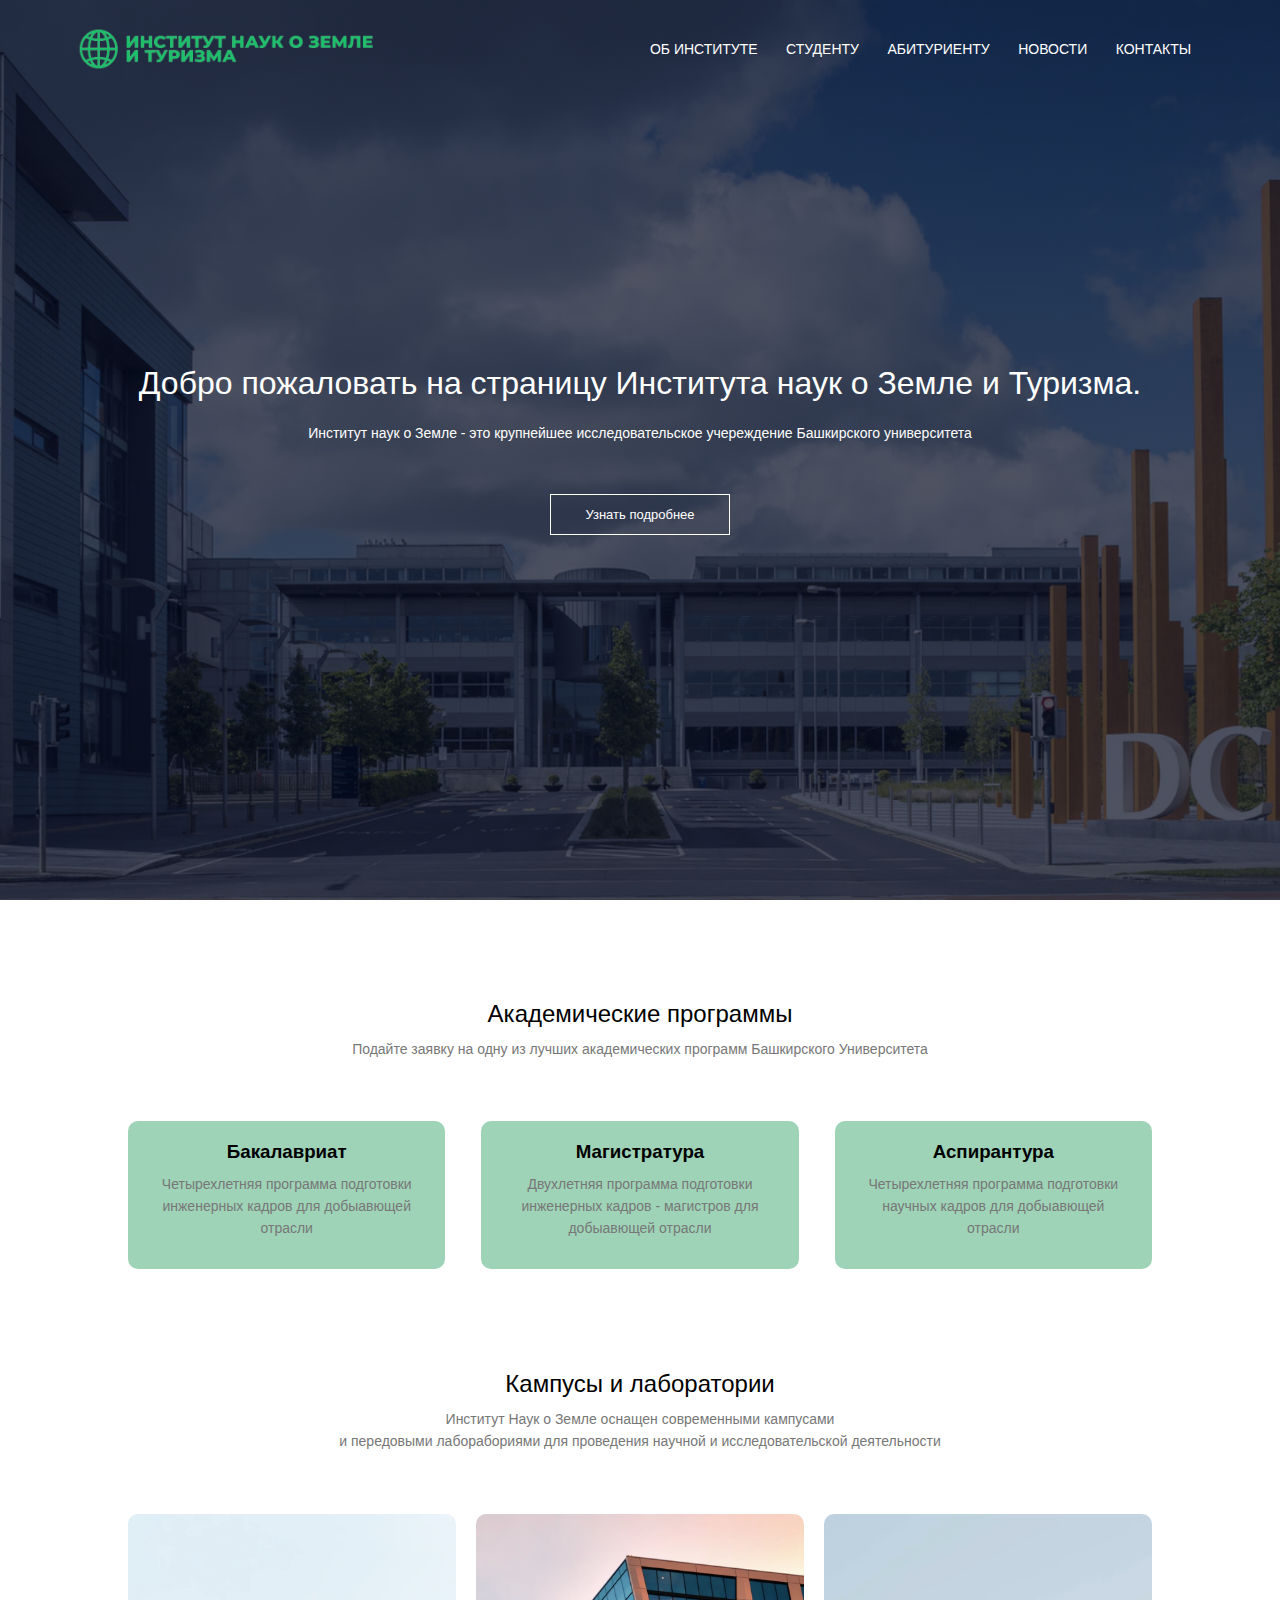
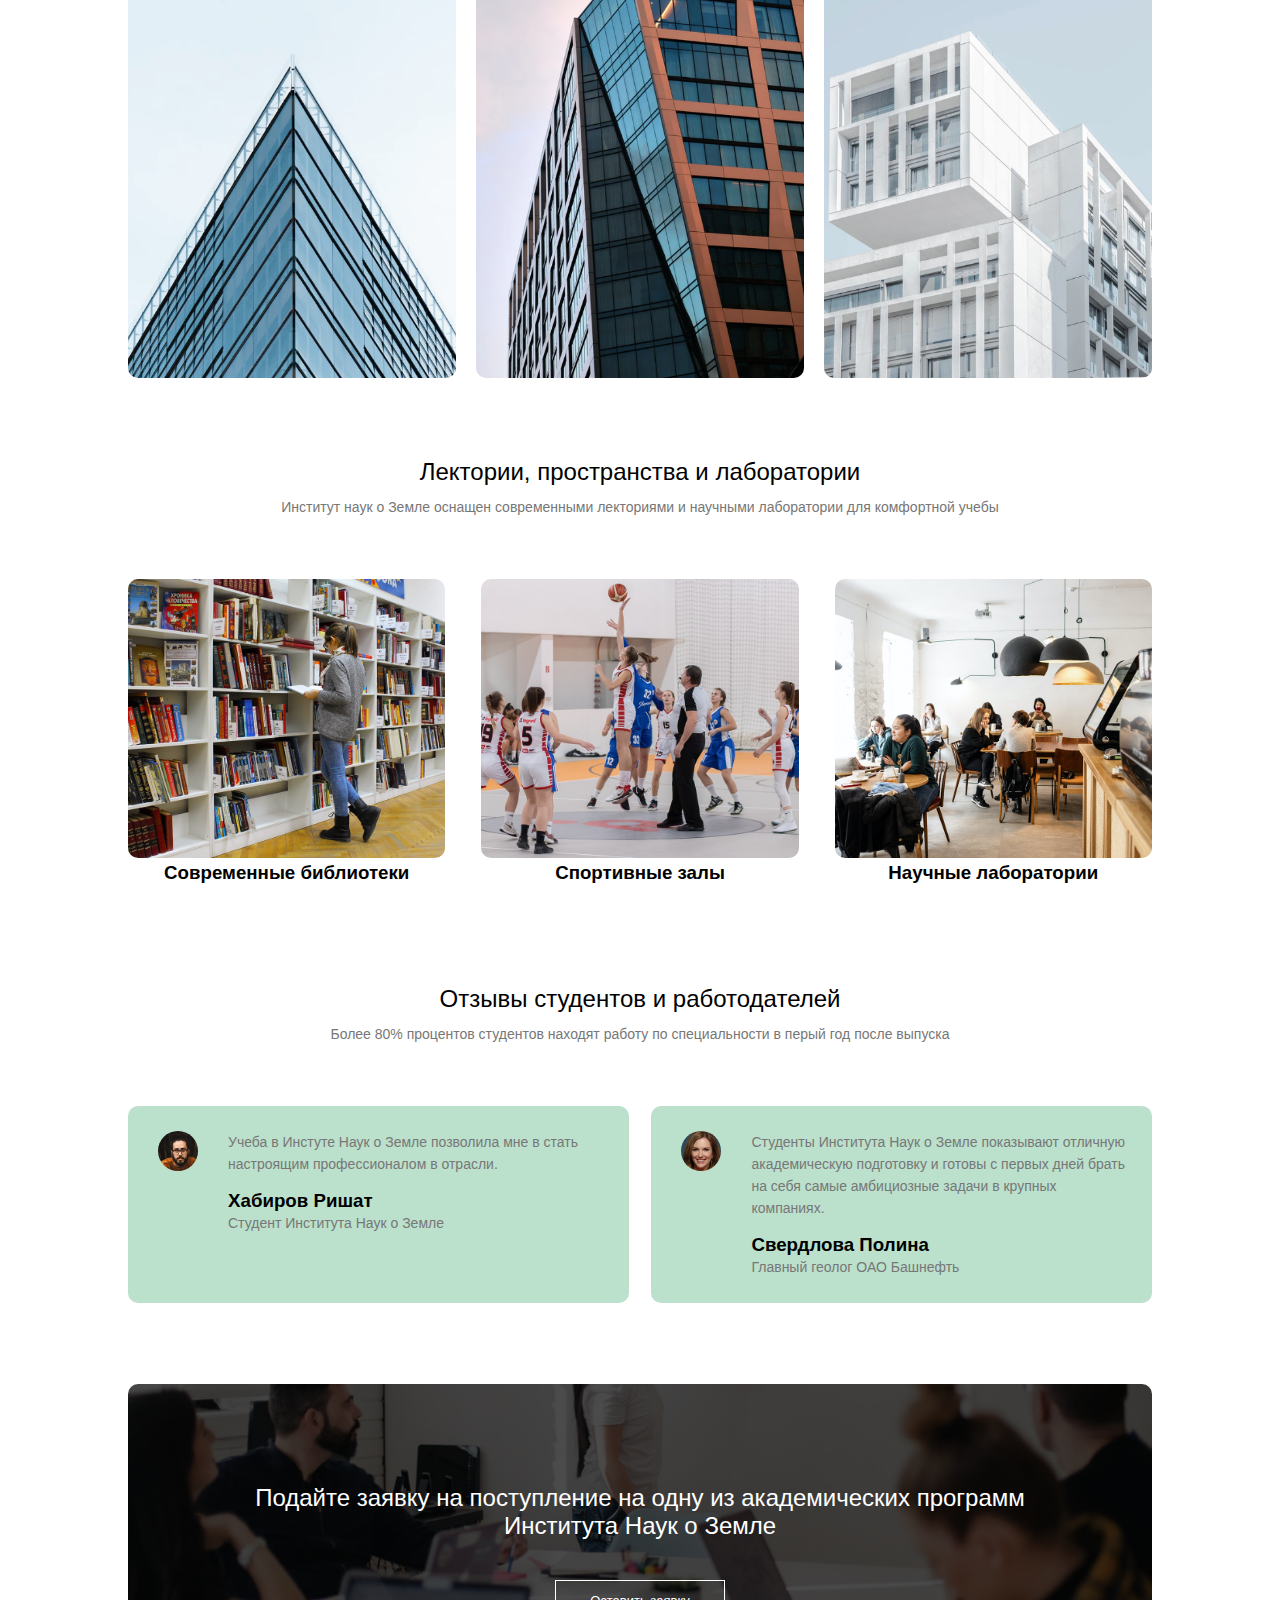
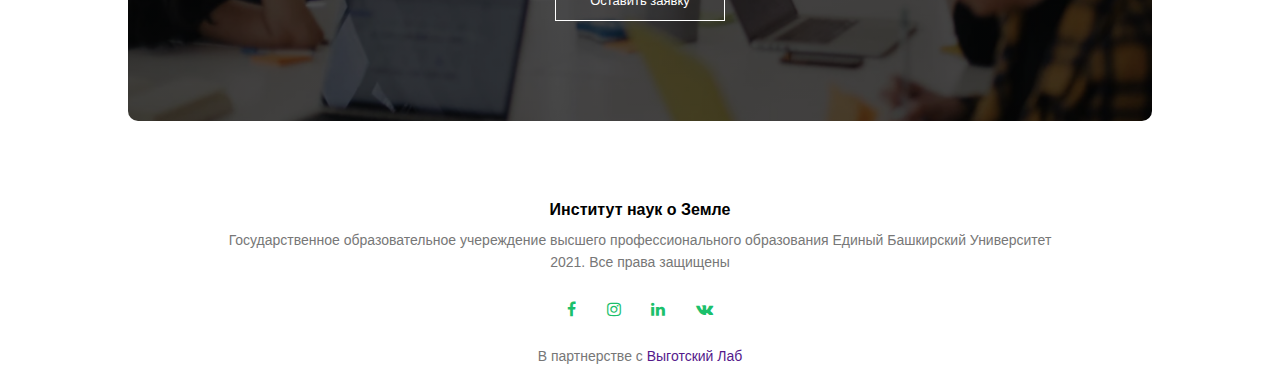
<file: index.html>
<!DOCTYPE html>
<html lang="en">
<head>
    <meta charset="UTF-8">
    <meta name="viewport" content="width=device-width, initial-scale=1.0">
    <title>Институт Наук о Земле</title>
    <link rel="stylesheet" href="style.css">
    <link rel="stylesheet" href="https://stackpath.bootstrapcdn.com/font-awesome/4.7.0/css/font-awesome.min.css">
</head>
<body>
    <section class="header">
        <nav>
            <a href="index.html"><img src="Images/logoNewOne.png"></a>
            <div class="nav-links" id="navLinks">
                <i class="fa fa-times" onclick="hideMenu()"></i>
                <ul>
                    <li><a href="about.html">ОБ ИНСТИТУТЕ</a></li>
                    <li><a href="abitura.html">СТУДЕНТУ</a></li>
                    <li><a href="abitura.html">АБИТУРИЕНТУ</a></li>
                    <li><a href="news.html">НОВОСТИ</a></li>
                    <li><a href="contact.html">КОНТАКТЫ</a></li>
                </ul>
            </div>
            <i class="fa fa-bars"onclick="showMenu()"></i>
        </nav>
        <div class="text-box">
            <h1>Добро пожаловать на страницу Института наук о Земле и Туризма.</h1>
            <p>Институт наук о Земле  - это крупнейшее исследовательское учереждение Башкирского университета</p>
            <a href=""class="hero-btn">Узнать подробнее</a>
        </div>
        

    </section>

    <section class="course">
        <h1>Академические программы</h1>
        <p>Подайте заявку на одну из лучших академических программ Башкирского Университета</p>
        <div class="row">
            <div class="course-col">
                <h3>Бакалавриат</h3>
                <p>Четырехлетняя программа подготовки инженерных кадров для добыавющей отрасли</p>
            </div>
            <div class="course-col">
                <h3>Магистратура</h3>
                <p>Двухлетняя программа подготовки инженерных кадров - магистров для добыавющей отрасли</p>
            </div>
            <div class="course-col">
                <h3>Аспирантура</h3>
                <p>Четырехлетняя программа подготовки научных кадров для добыавющей отрасли</p>
            </div>
        </div>
    </section>



    <section class="campus">
        <h1>Кампусы и лаборатории</h1>
            <p>Институт Наук о Земле оснащен современными кампусами<br> и передовыми лаборабориями для проведения научной и исследовательской деятельности</p>

            <div class="row">
                <div class="campus-col">
                    <img src="Images/london.png" alt="">
                    <div class="layer">
                        <h3>Кампус Ихтибар</h3>
                    </div>
                </div>
                <div class="campus-col">
                    <img src="Images/newyork.png" alt="">
                    <div class="layer">
                        <h3>Кампус Кугарсен</h3>
                    </div>
                </div>
                <div class="campus-col">
                    <img src="Images/washington.png" alt="">
                    <div class="layer">
                        <h3>Кампус Аулия</h3>
                    </div>
                </div>
            </div>
    </section>

    <section class="facilities">
        <h1>Лектории, пространства и лаборатории</h1>
        <p>Институт наук о Земле оснащен современными лекториями и научными лаборатории для комфортной учебы</p>
        <div class="row">
            <div class="facilities-col">
                <img src="Images/library.png" alt="">
                <h3>Современные библиотеки</h3>
            </div>
            <div class="facilities-col">
                <img src="Images/basketball.png" alt="">
                <h3>Спортивные залы</h3>
            </div>
            <div class="facilities-col">
                <img src="Images/cafeteria.png" alt="">
                <h3>Научные лаборатории</h3>
            </div>
        </div>
    </section>

    <section class="testimonials">
        <h1>Отзывы студентов и работодателей</h1>
        <p>Более 80% процентов студентов находят работу по специальности в перый год после выпуска</p>
        <div class="row">
            <div class="testemonial-col">
                <img src="Images/user2.jpg">
                <div>
                    <p>Учеба в Инстуте Наук о Земле позволила мне в стать настроящим профессионалом в отрасли.</p>
                        <h3>Хабиров Ришат</h3>
                        <p>Студент Института Наук о Земле</p>
                </div>
            </div>
            <div class="testemonial-col">
                <img src="Images/user3.jpeg">
                <div>
                    <p>Студенты Института Наук о Земле показывают отличную академическую подготовку и готовы с первых дней брать на себя самые амбициозные задачи в крупных компаниях.</p>
                        <h3>Свердлова Полина</h3>
                        <p>Главный геолог ОАО Башнефть</p>
                </div>
            </div>
        </div>
    </section>


    <section class="cta">
        <h1>Подайте заявку на поступление на одну из академических программ<br> Института Наук о Земле</h1>
        <a href="" class="hero-btn">Оставить заявку</a>
    </section>
   
    <section class="footer">
        <h4>Институт наук о Земле</h4>
        <p>Государственное образовательное учереждение высшего профессионального образования Единый Башкирский Университет<br> 2021. Все права защищены</p>
        <div class="icons">
            <i class="fa  fa-facebook"></i>
            <i class="fa fa-instagram"></i>
            <i class="fa fa-linkedin"></i>
            <i class="fa fa-vk"></i>
        </div>
        <p>В партнерстве с <a href=""class="leolab"> Выготский Лаб</a></p>
    </section>


<script>
    var navLinks = document.getElementById("navLinks");
    function showMenu() {
        navLinks.style.right = "0";
    }
    function hideMenu() {
        navLinks.style.right = "-200px";
    }
</script>
    
</body>
</html>
</file>
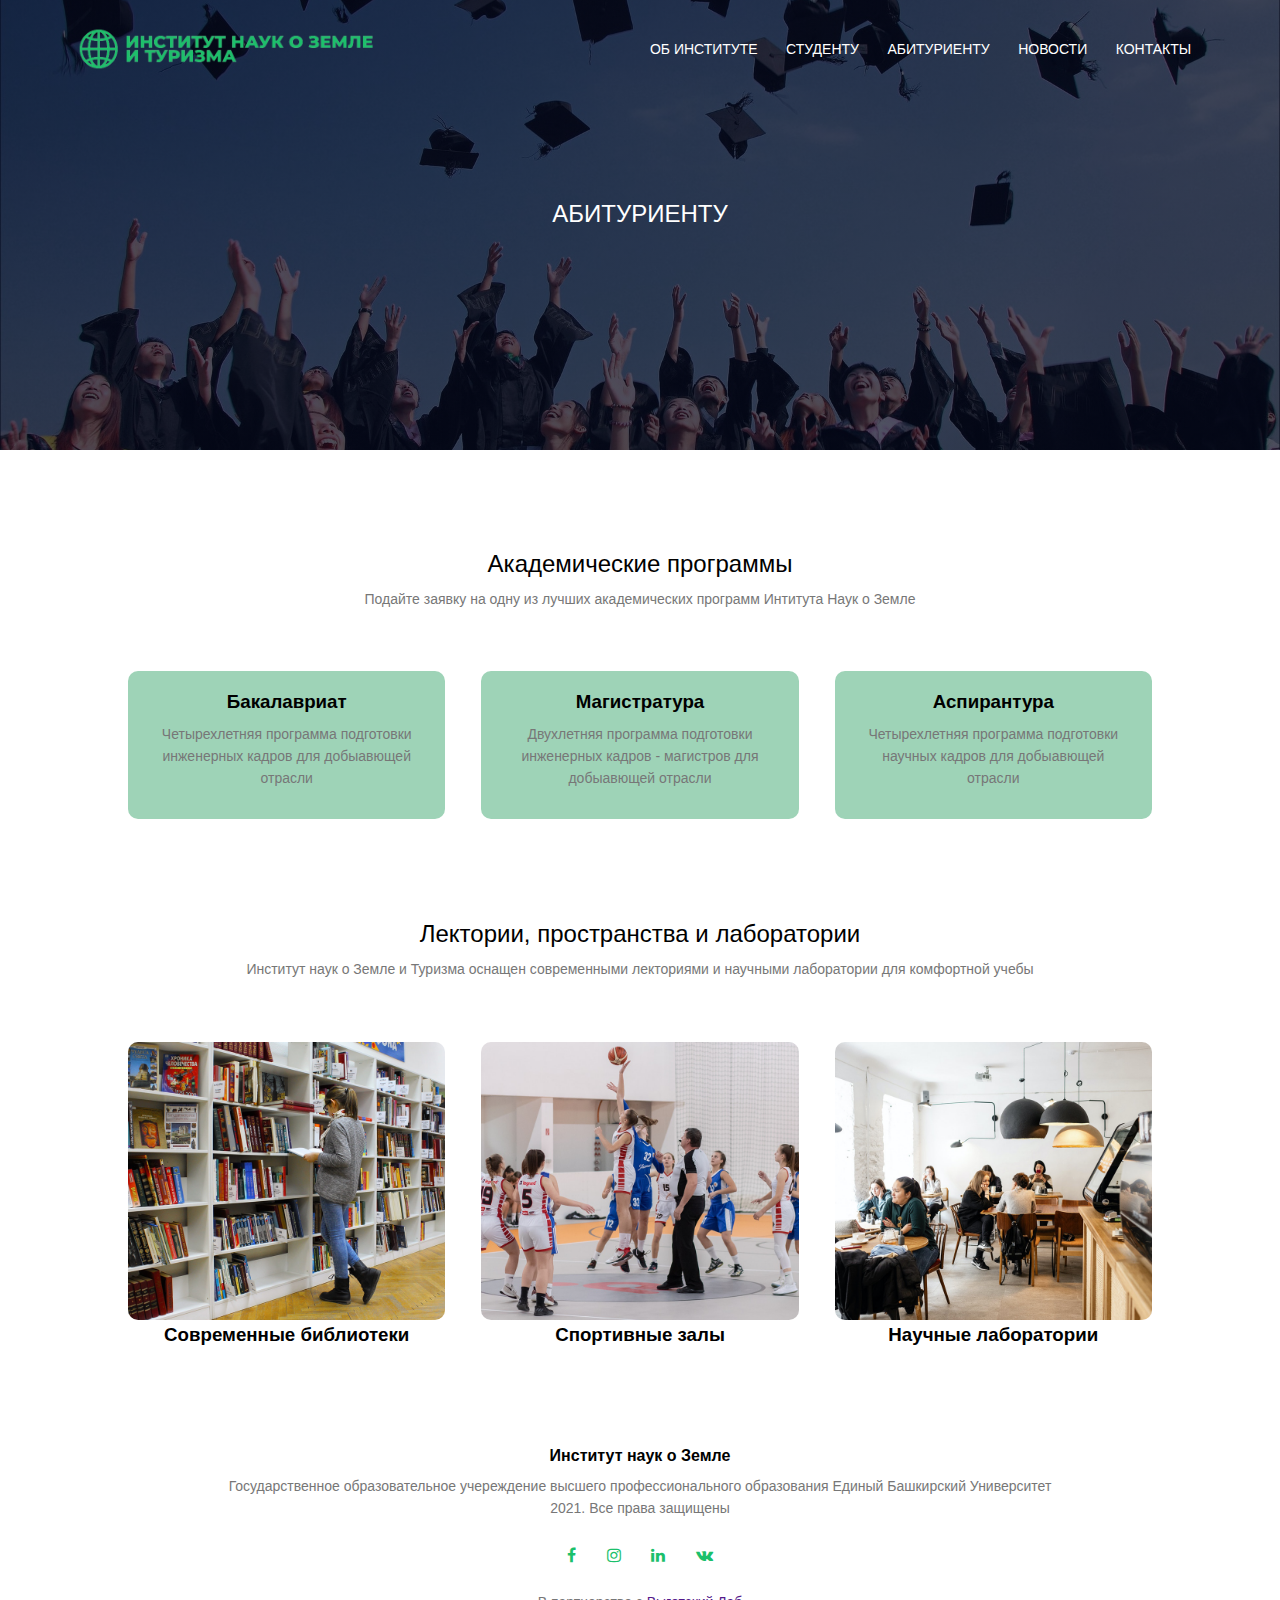
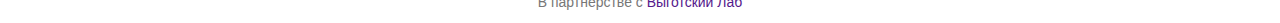
<file: abitura.html>
<!DOCTYPE html>
<html lang="en">
<head>
    <meta charset="UTF-8">
    <meta name="viewport" content="width=device-width, initial-scale=1.0">
    <title>Институт Наук о Земле</title>
    <link rel="stylesheet" href="style.css">
    <link rel="stylesheet" href="https://stackpath.bootstrapcdn.com/font-awesome/4.7.0/css/font-awesome.min.css">
</head>
<body>
    <section class="sub-header">
        <nav>
            <a href="index.html"><img src="Images/logoNewOne.png"></a>
            <div class="nav-links" id="navLinks">
                <i class="fa fa-times" onclick="hideMenu()"></i>
                <ul>
                    <li><a href="about.html">ОБ ИНСТИТУТЕ</a></li>
                    <li><a href="abitura.html">СТУДЕНТУ</a></li>
                    <li><a href="abitura.html">АБИТУРИЕНТУ</a></li>
                    <li><a href="news.html">НОВОСТИ</a></li>
                    <li><a href="contact.html">КОНТАКТЫ</a></li>
                </ul>
            </div>
            <i class="fa fa-bars"onclick="showMenu()"></i>
        </nav>
        <h1>АБИТУРИЕНТУ</h1>
    </section>
<!-- ________________courses__________________________ -->
<section class="course">
    <h1>Академические программы</h1>
    <p>Подайте заявку на одну из лучших академических программ Интитута Наук о Земле</p>
    <div class="row">
        <div class="course-col">
            <h3>Бакалавриат</h3>
            <p>Четырехлетняя программа подготовки инженерных кадров для добыавющей отрасли</p>
        </div>
        <div class="course-col">
            <h3>Магистратура</h3>
            <p>Двухлетняя программа подготовки инженерных кадров - магистров для добыавющей отрасли</p>
        </div>
        <div class="course-col">
            <h3>Аспирантура</h3>
            <p>Четырехлетняя программа подготовки научных кадров для добыавющей отрасли</p>
        </div>
    </div>
</section>

<!-- ______________________________facilities___________________________ -->

<section class="facilities">
    <h1>Лектории, пространства и лаборатории</h1>
    <p>Институт наук о Земле и Туризма оснащен современными лекториями и научными лаборатории для комфортной учебы</p>
    <div class="row">
        <div class="facilities-col">
            <img src="Images/library.png" alt="">
            <h3>Современные библиотеки</h3>
        </div>
        <div class="facilities-col">
            <img src="Images/basketball.png" alt="">
            <h3>Спортивные залы</h3>
        </div>
        <div class="facilities-col">
            <img src="Images/cafeteria.png" alt="">
            <h3>Научные лаборатории</h3>
        </div>
    </div>
</section>

<!-- ______________________footer_________________________________ -->
    <section class="footer">
        <h4>Институт наук о Земле</h4>
        <p>Государственное образовательное учереждение высшего профессионального образования Единый Башкирский Университет<br> 2021. Все права защищены</p>
        <div class="icons">
            <i class="fa  fa-facebook"></i>
            <i class="fa fa-instagram"></i>
            <i class="fa fa-linkedin"></i>
            <i class="fa fa-vk"></i>
        </div>
        <p>В партнерстве с <a href=""class="leolab"> Выготский Лаб</a></p>
    </section>


<script>
    var navLinks = document.getElementById("navLinks");
    function showMenu() {
        navLinks.style.right = "0";
    }
    function hideMenu() {
        navLinks.style.right = "-200px";
    }
</script>
    
</body>
</html>
</file>
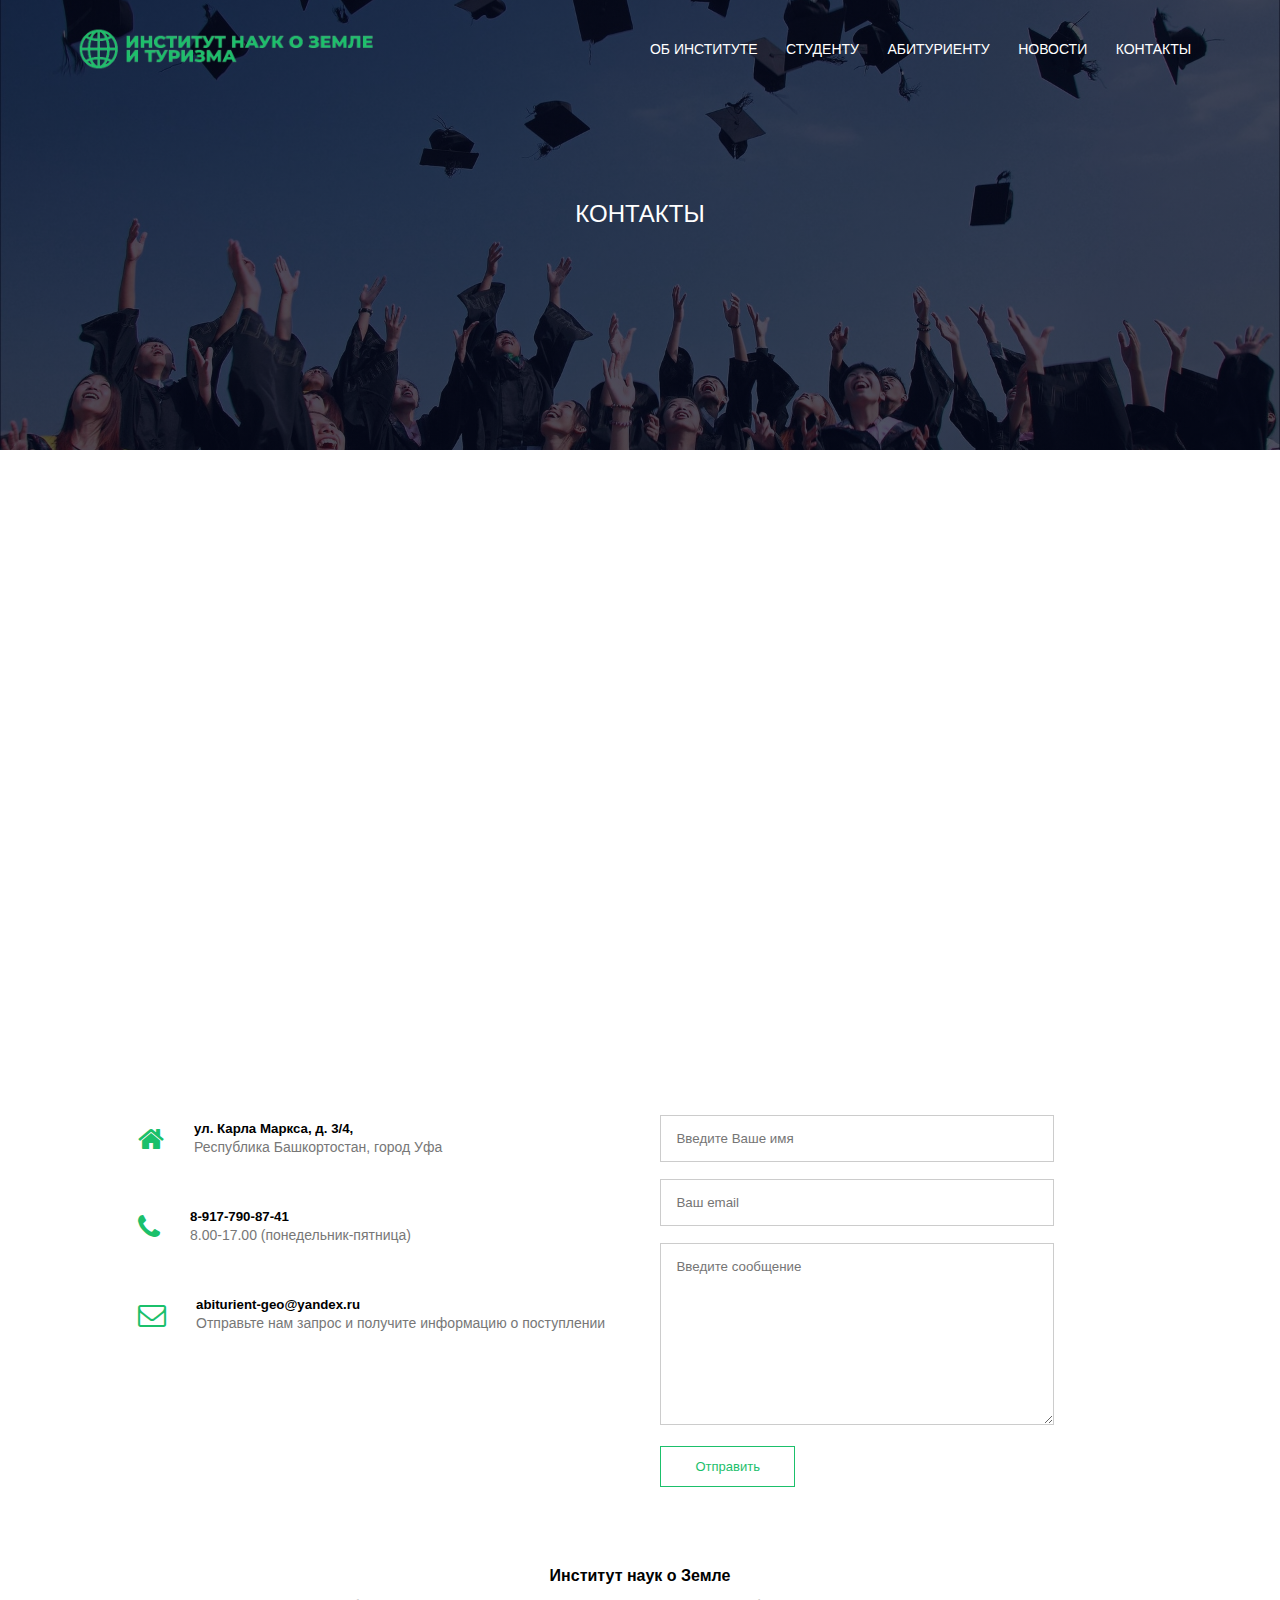
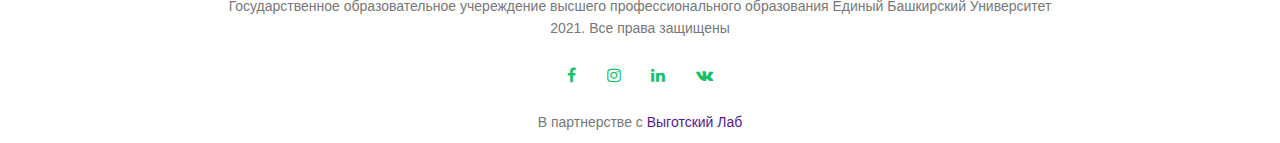
<file: contact.html>
<!DOCTYPE html>
<html lang="en">
<head>
    <meta charset="UTF-8">
    <meta name="viewport" content="width=device-width, initial-scale=1.0">
    <title>Институт Наук о Земле</title>
    <link rel="stylesheet" href="style.css">
    <link rel="stylesheet" href="https://stackpath.bootstrapcdn.com/font-awesome/4.7.0/css/font-awesome.min.css">
</head>
<body>
    <section class="sub-header">
        <nav>
            <a href="index.html"><img src="Images/logoNewOne.png"></a>
            <div class="nav-links" id="navLinks">
                <i class="fa fa-times" onclick="hideMenu()"></i>
                <ul>
                    <li><a href="about.html">ОБ ИНСТИТУТЕ</a></li>
                    <li><a href="abitura.html">СТУДЕНТУ</a></li>
                    <li><a href="abitura.html">АБИТУРИЕНТУ</a></li>
                    <li><a href="news.html">НОВОСТИ</a></li>
                    <li><a href="contact.html">КОНТАКТЫ</a></li>
                </ul>
            </div>
            <i class="fa fa-bars"onclick="showMenu()"></i>
        </nav>
        <h1>КОНТАКТЫ</h1>
    </section>

   <!-- ______________________________CONTACT US______________________________ -->
    <section class="location">
        <iframe src="https://www.google.com/maps/embed?pb=!1m18!1m12!1m3!1d1711.4508980739647!2d55.933549385362845!3d54.72022040006138!2m3!1f0!2f0!3f0!3m2!1i1024!2i768!4f13.1!3m3!1m2!1s0x43d93af7e050e2d1%3A0x70a4fe81892c29fb!2z0JHQsNGI0LrQuNGA0YHQutC40Lkg0LPQvtGB0YPQtNCw0YDRgdGC0LLQtdC90L3Ri9C5INGD0L3QuNCy0LXRgNGB0LjRgtC10YI!5e0!3m2!1sru!2sru!4v1619978689127!5m2!1sru!2sru" width="600" height="450" style="border:0;" allowfullscreen="" loading="lazy"></iframe>
    </section>

    <section class="contact-us">

        <div class="row">
             <div class="contact-col">
                 <div>
                    <i class="fa  fa-home"></i>
                    <span>
                        <h5>ул. Карла Маркса, д. 3/4,</h5>
                        <p>Республика Башкортостан, город Уфа</p>
                    </span>
                 </div>
                 <div>
                    <i class="fa  fa-phone"></i>
                    <span>
                        <h5>8-917-790-87-41</h5>
                        <p>8.00-17.00 (понедельник-пятница)</p>
                    </span>
                 </div>
                 <div>
                    <i class="fa  fa-envelope-o"></i>
                    <span>
                        <h5>abiturient-geo@yandex.ru</h5>
                        <p>Отправьте нам запрос и получите информацию о поступлении</p>
                    </span>
                 </div>
             </div>
             <div class="contact-col">

                <form action="">
                    <input type="text" placeholder="Введите Ваше имя" required>
                    <input type="email" placeholder="Ваш email" required>
                    <textarea rows="10" placeholder="Введите сообщение"></textarea>
                    <button type="submit" class="hero-btn red-btn">Отправить</button>
                    
                </form>

             </div>
        </div>

    </section>

   
    <section class="footer">
        <h4>Институт наук о Земле</h4>
        <p>Государственное образовательное учереждение высшего профессионального образования Единый Башкирский Университет<br> 2021. Все права защищены</p>
        <div class="icons">
            <i class="fa  fa-facebook"></i>
            <i class="fa fa-instagram"></i>
            <i class="fa fa-linkedin"></i>
            <i class="fa fa-vk"></i>
        </div>
        <p>В партнерстве с <a href=""class="leolab"> Выготский Лаб</a></p>
    </section>


<script>
    var navLinks = document.getElementById("navLinks");
    function showMenu() {
        navLinks.style.right = "0";
    }
    function hideMenu() {
        navLinks.style.right = "-200px";
    }
</script>
    
</body>
</html>
</file>
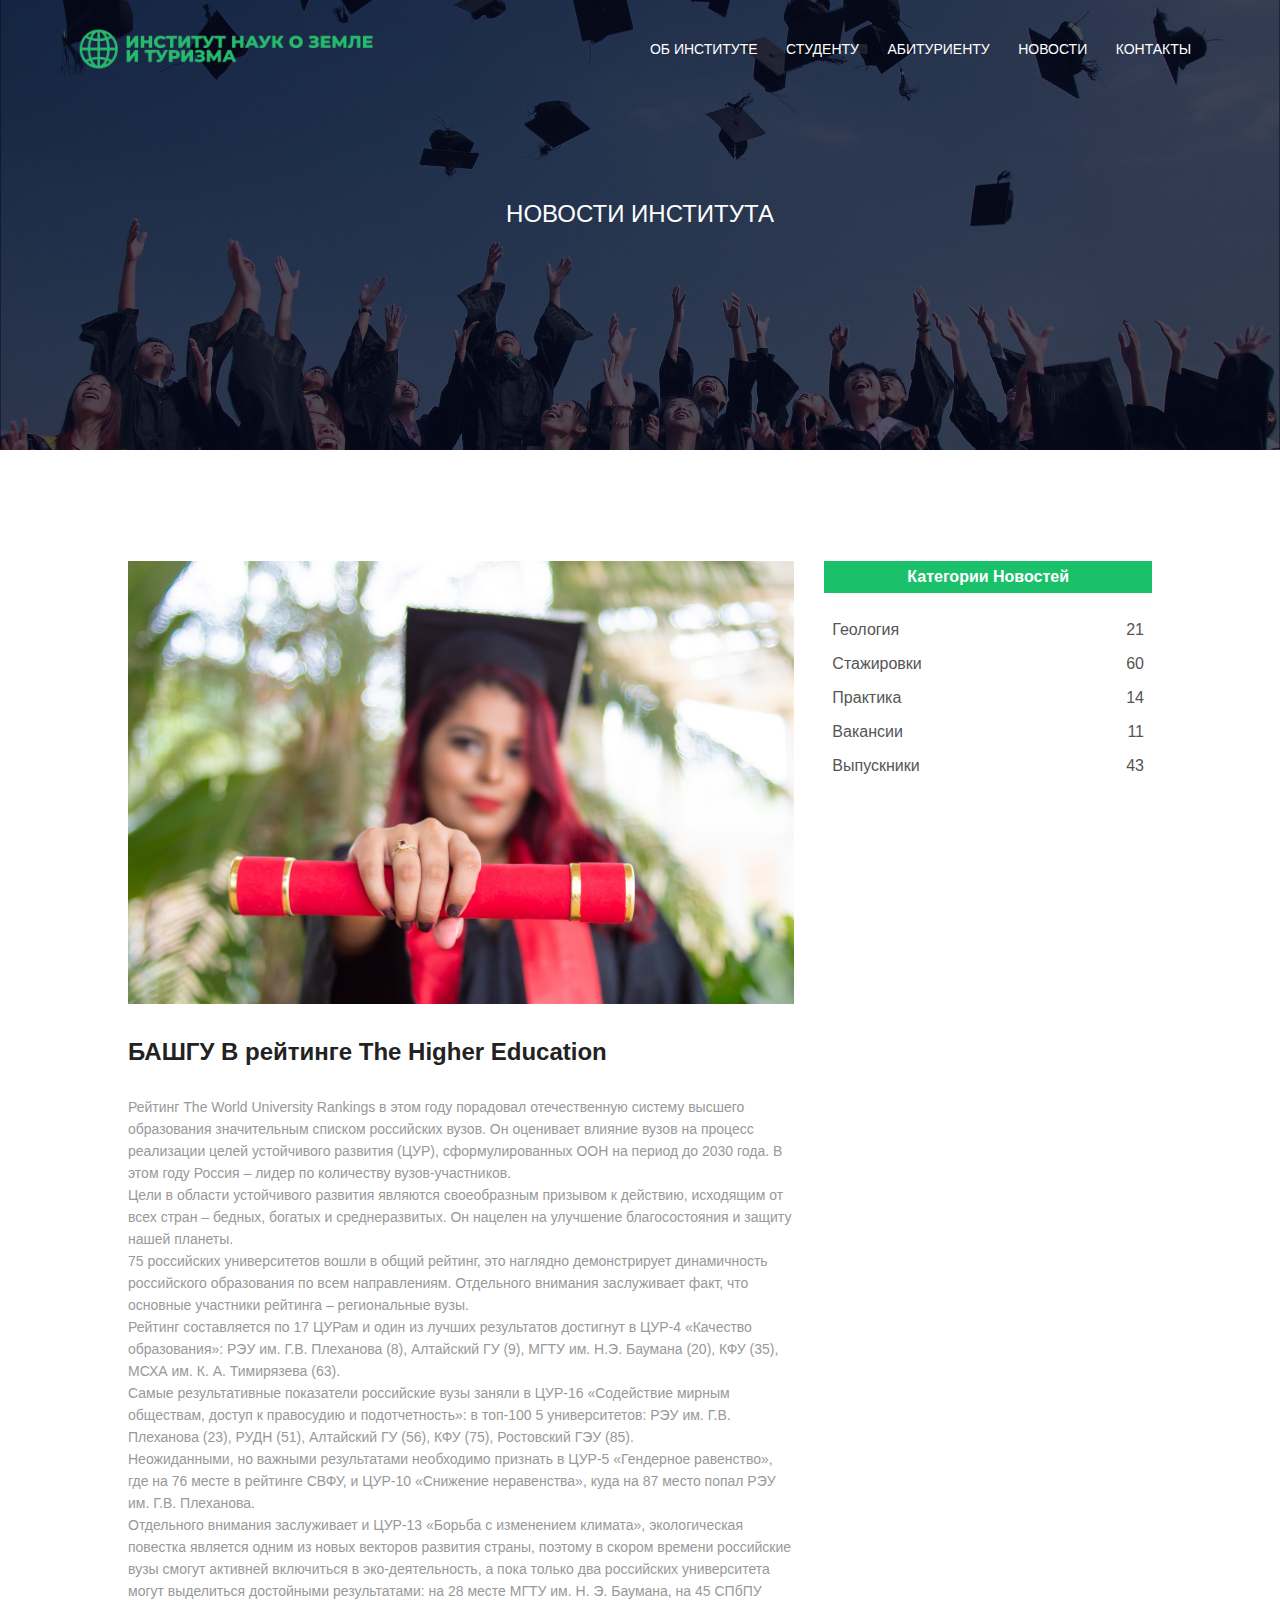
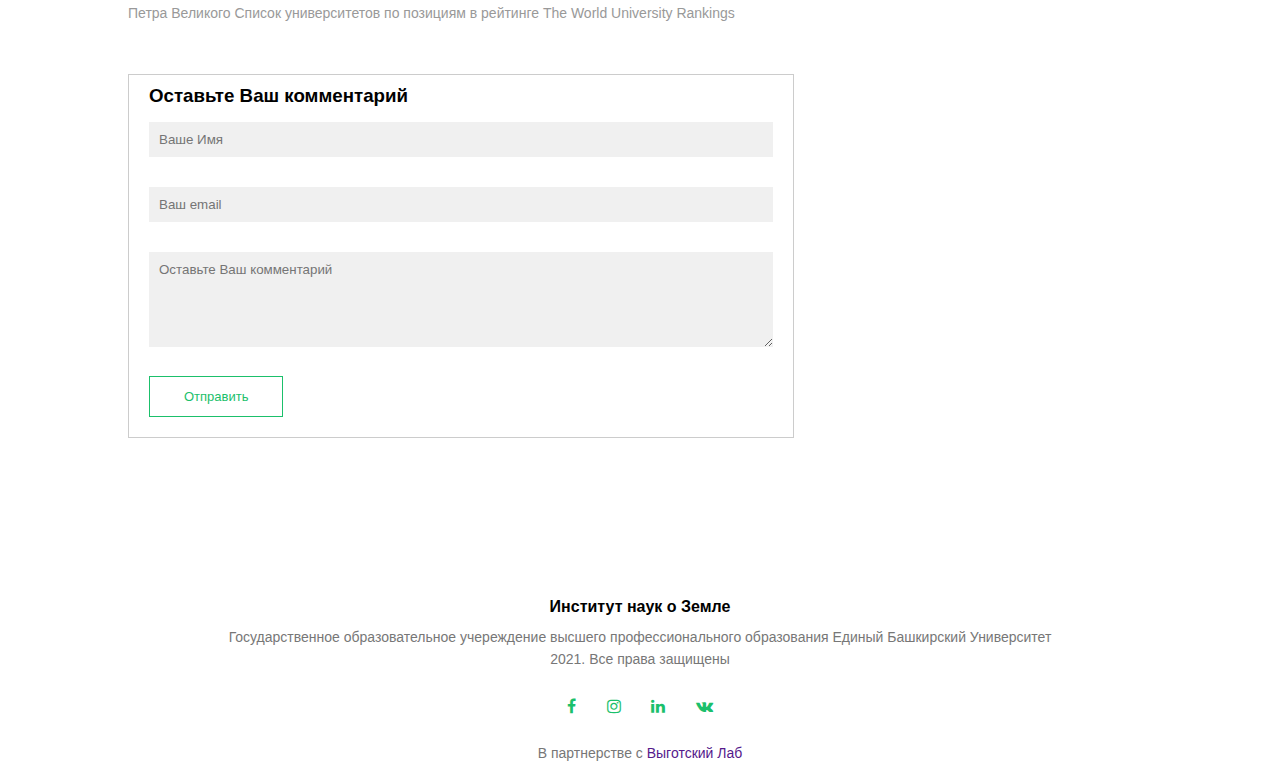
<file: news.html>
<!DOCTYPE html>
<html lang="en">
<head>
    <meta charset="UTF-8">
    <meta name="viewport" content="width=device-width, initial-scale=1.0">
    <title>Институт Наук о Земле</title>
    <link rel="stylesheet" href="style.css">
    <link rel="stylesheet" href="https://stackpath.bootstrapcdn.com/font-awesome/4.7.0/css/font-awesome.min.css">
</head>
<body>
    <section class="sub-header">
        <nav>
            <a href="index.html"><img src="Images/logoNewOne.png"></a>
            <div class="nav-links" id="navLinks">
                <i class="fa fa-times" onclick="hideMenu()"></i>
                <ul>
                    <li><a href="about.html">ОБ ИНСТИТУТЕ</a></li>
                    <li><a href="abitura.html">СТУДЕНТУ</a></li>
                    <li><a href="abitura.html">АБИТУРИЕНТУ</a></li>
                    <li><a href="news.html">НОВОСТИ</a></li>
                    <li><a href="contact.html">КОНТАКТЫ</a></li>
                </ul>
            </div>
            <i class="fa fa-bars"onclick="showMenu()"></i>
        </nav>
        <h1>НОВОСТИ ИНСТИТУТА</h1>
    </section>
<!-- _______________________news________________________________________ -->
    <section class="news-content">

        <div class="row">
            <div class="blog-left">
                <img src="Images/certificate.jpg">
                <h2>БАШГУ В рейтинге The Higher Education</h2>

                <p>Рейтинг The World University Rankings в этом году порадовал отечественную систему высшего образования значительным списком российских вузов. Он оценивает влияние вузов на процесс реализации целей устойчивого развития (ЦУР), сформулированных ООН на период до 2030 года. В этом году Россия – лидер по количеству вузов-участников.<br>

                    Цели в области устойчивого развития являются своеобразным призывом к действию, исходящим от всех стран – бедных, богатых и среднеразвитых. Он нацелен на улучшение благосостояния и защиту нашей планеты.<br>
                    
                    75 российских университетов вошли в общий рейтинг, это наглядно демонстрирует динамичность российского образования по всем направлениям. Отдельного внимания заслуживает факт, что основные участники рейтинга – региональные вузы.<br>
                    
                    Рейтинг составляется по 17 ЦУРам и один из лучших результатов достигнут в ЦУР-4 «‎Качество образования»: РЭУ им. Г.В. Плеханова (8), Алтайский ГУ (9), МГТУ им. Н.Э. Баумана (20), КФУ (35), МСХА им. К. А. Тимирязева (63).<br>
                    
                    Самые результативные показатели российские вузы заняли в ЦУР-16 «Содействие мирным обществам, доступ к правосудию и подотчетность»: в топ-100 5 университетов: РЭУ им. Г.В. Плеханова (23), РУДН (51),  Алтайский ГУ (56), КФУ (75), Ростовский ГЭУ (85).<br>
                    
                    Неожиданными, но важными результатами необходимо признать в ЦУР-5 «Гендерное равенство‎»‎, где на 76 месте в рейтинге СВФУ, и ЦУР-10 «‎Снижение неравенства‎», куда на 87 место попал РЭУ  им. Г.В. Плеханова.<br>
                    
                    Отдельного внимания заслуживает и ЦУР-13 «‎Борьба с изменением климата», экологическая повестка является одним из новых векторов развития страны, поэтому в скором времени российские вузы смогут активней включиться в эко-деятельность, а пока ‎только два российских университета могут выделиться достойными результатами: на 28 месте МГТУ им. Н. Э. Баумана, на 45 СПбПУ Петра Великого
                    
                    Список университетов по позициям в рейтинге The World University Rankings</p>

                    <div class="comment-box">
                        <h3>Оставьте Ваш комментарий</h3>
                        <form class="comment-form">
                            <input type="text" placeholder="Ваше Имя">
                            <input type="email" placeholder="Ваш email">
                            <textarea rows="5" placeholder="Оставьте Ваш комментарий"></textarea>
                            <button type="submit" class="hero-btn red-btn">Отправить</button>
                        </form>
                    </div>





            </div>
            <div class="blog-right">
                <h3>Категории Новостей</h3>
                <div>
                    <span>Геология</span>
                    <span>21</span>
                </div>
                <div>
                    <span>Стажировки</span>
                    <span>60</span>
                </div>
                <div>
                    <span>Практика</span>
                    <span>14</span>
                </div>
                <div>
                    <span>Вакансии</span>
                    <span>11</span>
                </div>
                <div>
                    <span>Выпускники</span>
                    <span>43</span>
                </div>
                

            </div>
        </div>  
    </section>


<!-- ______________________________facilities___________________________ -->



<!-- _______________________________footer_________________________________ -->
    <section class="footer">
        <h4>Институт наук о Земле</h4>
        <p>Государственное образовательное учереждение высшего профессионального образования Единый Башкирский Университет<br> 2021. Все права защищены</p>
        <div class="icons">
            <i class="fa  fa-facebook"></i>
            <i class="fa fa-instagram"></i>
            <i class="fa fa-linkedin"></i>
            <i class="fa fa-vk"></i>
        </div>
        <p>В партнерстве с <a href=""class="leolab"> Выготский Лаб</a></p>
    </section>


<script>
    var navLinks = document.getElementById("navLinks");
    function showMenu() {
        navLinks.style.right = "0";
    }
    function hideMenu() {
        navLinks.style.right = "-200px";
    }
</script>
    
</body>
</html>
</file>
<file: style.css>
*{
    margin: 0;
    padding: 0;
    font-family: -apple-system, BlinkMacSystemFont, 'Segoe UI', Roboto, Oxygen, Ubuntu, Cantarell, 'Open Sans', 'Helvetica Neue', sans-serif;
}

.header {
    min-height: 100vh;
    width: 100%;
    background-image: linear-gradient(rgba(4,9,30,0.7),rgba(4,9,30,0.7)), url(Images/banner.png);
    background-position: center;
    background-size: cover;
    position: relative;
}

nav{
    display: flex;
    padding: 2% 6%;
    justify-content: space-between;
    align-items: center;
}
nav img{
    width: 300px;
}

.nav-links{
    flex: 1;
    text-align: right;
}

.nav-links ul li {
    list-style: none;
    display: inline-block;
    padding: 8px 12px;
    position: relative;
}
.nav-links ul li a{
     color: white;
     text-decoration: none;
     font-size: 14px;
}
.nav-links ul li::after{
    content: "";
    width: 0%;
    height: 2px;
    background: #1BC06B;
    display: block;
    margin: auto;
    transition: 0.5s;
}
.nav-links ul li:hover::after{
    width: 100%;
}
.text-box{
    width: 90%;
    color: white;
    position: absolute;
    top: 50%;
    left: 50%;
    transform: translate(-50%,-50%);
    text-align: center;
}
.text-box h1{
    font-size: 32px;
}
.text-box p{
    margin: 10px 0 40px;
    font-size: 14px;
    color: white;
}
.hero-btn{
    display: inline-block;
    text-decoration: none;
    color: white;
    border: 1px solid white;
    padding: 12px 34px;
    font-size: 13px;
    background: transparent;
    position: relative;
    cursor: pointer;
}
.hero-btn:hover{
    border: 1px solid #1BC06B;
    background: #1BC06B;
    transition: 1s;
}

nav .fa {
    display: none;
}


@media(max-width: 700px){
    .text-box h1{
        font-size: 22px;
    }
    .nav-links ul li{
        display: block;
    }
    .nav-links{
        position: fixed;
        background: #1BC06B;
        height: 100vh;
        width: 200px;
        top: 0;
        right: -200px;
        text-align: left;
        z-index: 2;
        transition: 1s;
    }  
    nav .fa{
        display: block;
        color: white;
        margin: 10px;
        font-size: 22px;
        cursor: pointer;
    }
    .nav-links ul{
        padding: 30px;
    }
}

.course{
    width: 80%;
    margin: auto;
    text-align: center;
    padding-top: 100px;
}
h1{
    font-size: 24px;
    font-weight: 500;
}
p{
    color: #777;
    font-size: 14px;
    font-weight: 300;
    line-height: 22px;
    padding: 10px;
}
.row{
    margin-top: 5%;
    display: flex;
    justify-content: space-between;
}
.course-col{
    flex-basis: 31%;
    background: rgb(158, 211, 183);
    border-radius: 10px;
    margin-bottom: 5%;
    padding: 20px 12px;
    box-sizing: border-box;
    transition: 0.5s;
}
.h3{
    text-align: center;
    font-weight: 600;
    margin: 10px 0;
}
.course-col:hover{
    box-shadow: 0 0 20px 0px rgba(0,0,0,0.3);
}
@media(max-width: 700px){
    .row{
        flex-direction: column;
    }
}

.campus{
    width: 80%;
    margin: auto;
    text-align: center;
    padding-top: 50px;
}
.campus-col{
    flex-basis: 32%;
    border-radius: 10px;
    margin-bottom: 30px;
    position: relative;
    overflow: hidden;
}
.campus-col img{
    width: 100%;
    display: block;
}

.layer{
    background: transparent;
    height: 100%;
    width: 100%;
    position: absolute;
    top: 0;
    left: 0;
    transition: 0.5s;
}
.layer:hover{
    background: rgba(158, 211, 183, 0.7);;
}
.layer h3{
    width: 100%;
    font-weight: 500;
    color:white;
    font-size: 26px;
    bottom:0;
    left:50%;
    transform: translateX(-50%);
    position: absolute;
    opacity: 0;
    transition: 0.5s;
}
.layer:hover h3{
    bottom: 49%;
    opacity: 1;
}
.facilities{
    width:80%;
    margin: auto;
    text-align: center;
    padding-top: 50px;
}
.facilities-col{
    flex-basis: 31%;
    border-radius: 10px;
    margin-bottom: 5%;
    text-align: center;
}
.facilities-col img{
    width: 100%;
    border-radius: 10px;
}
.testimonials{
    width: 80%;
    margin: auto;
    padding-top: 50px;
    text-align: center;
}
.testemonial-col{
    flex-basis: 44%;
    border-radius: 10px;
    margin-bottom: 5%;
    text-align: left;
    background: rgba(158, 211, 183, 0.7);
    padding: 25px;
    cursor: pointer;
    display: flex;
}
.testemonial-col img {
    height: 40px;
    margin-left: 5px;
    margin-right: 30px;
    border-radius: 50%;
}
.testemonial-col p{
    padding: 0;
}
.testemonial-col h3{
    margin-top: 15px;
    text-align: left;
}
@media(max-width: 700px){
    .testemonial-col img{
        margin-left: 0px;
        margin-right: 15px;
    }
}
.cta{
    margin: 30px auto;
    width: 80%;
    background-image: linear-gradient(rgba(0,0,0,0.7),rgba(0,0,0,0.7)),url(Images/banner2.jpg);
    background-position: center;
    background-size: cover;
    border-radius: 10px;
    text-align: center;
    padding: 100px 0;
}
.cta h1{
    color:white;
    margin-bottom: 40px;
    padding:0
}
@media(max-width: 700px){
    .cta h1{
        font-size: 24px;
    }
}
.footer{
    width: 80%;
    margin: auto;
    padding-top: 50px;
    text-align: center;
}
.icons .fa{
    color: #1BC06B;
    margin: 0 13px;
    cursor: pointer;
    padding: 18px 0;
}
.leolab {
    text-decoration: none;
}

/* ____________________________________ABOUT US PAGE_____________________________________ */

.sub-header{
    height: 50vh;
    width: 100%;
    background-image: linear-gradient(rgba(4,9,30,0.7),rgba(4,9,30,0.7)),url(Images/background.jpg);
    background-position: center;
    background-size: cover;
    text-align: center;
    color: white;
}
.sub-header h1{
    margin-top: 100px;
}
.about-us{
    width: 80%;
    margin: auto;
    padding-top: 80px;
    padding-bottom: 50px;
}
.about-col{
    flex-basis: 48%;
    padding: 30px 2px;
}
.about-col img{
    width: 100%;
}
.about-col h1{
    padding-top: 0;
}
.about-col p{
    padding: 15px 0 25px;
}
.red-btn {
    border: 1px solid #1BC06B;
    background: transparent;
    color: #1BC06B;
}
.red-btn:hover{
    color: white;
}

/* ______________________________NEWS_________________________________ */

.news-content{
    width: 80%;
    margin: auto;
    padding: 60px 0;
}
.blog-left{
    flex-basis: 65%;
}
.blog-left img{
    width: 100%;
}
.blog-left h2{
    color: #222;
    font-weight: 600;
    margin: 30px 0;
}
.blog-left p{
    color: #999;
    padding: 0;
}
.blog-right{
    flex-basis:32%;
}
.blog-right h3{
    text-align: center;
    background: #1BC06B;
    color:white;
    padding: 7px 0;
    font-size: 16px;
    margin-bottom: 20px;
}
.blog-right div {
    display: flex;
    align-items: center;
    justify-content: space-between;
    color: #555;
    padding: 8px;
    box-sizing: border-box;
}
/* ______________________________COMMENT BOX___________________________ */

.comment-box{
    border: 1px solid #ccc;
    margin: 50px 0;
    padding: 10px 20px;
}
.comment-box h3{
    text-align: left;
}

.comment-form input, .comment-form textarea{
    width: 100%;
    padding: 10px;
    margin: 15px 0;
    box-sizing: border-box;
    border: none;
    outline: none;
    background: #f0f0f0;
}
.comment-form button{
    margin: 10px 0;
}
@media(max-width:700px){
    .sub-header h1{
        font-size: 18px;
    }
}
/* _______________________________CONTACT US PAGE__________________________________ */

.location{
    width: 80%;
    margin: auto;
    padding: 80px 0;
}
.location iframe{
    width: 100%;
}
.contact-us{
    width: 80%;
    margin: auto;
}
.contact-col{
    flex-basis: 48%;
    margin-bottom: 30px;
}
.contact-col div{
    display: flex;
    align-items: center;
    margin-bottom: 40px;
}
.contact-col div .fa{
    font-size: 28px;
    color: #1BC06B;
    margin: 10px;
    margin-right:  30px;
}
.contact-col div p{
    padding: 0;
}
.contact-col input, .contact-col textarea{
    width: 80%;
    padding: 15px;
    margin-bottom: 17px;
    outline: none;
    border: 1px solid #ccc;
    box-sizing: border-box;
}
</file>
